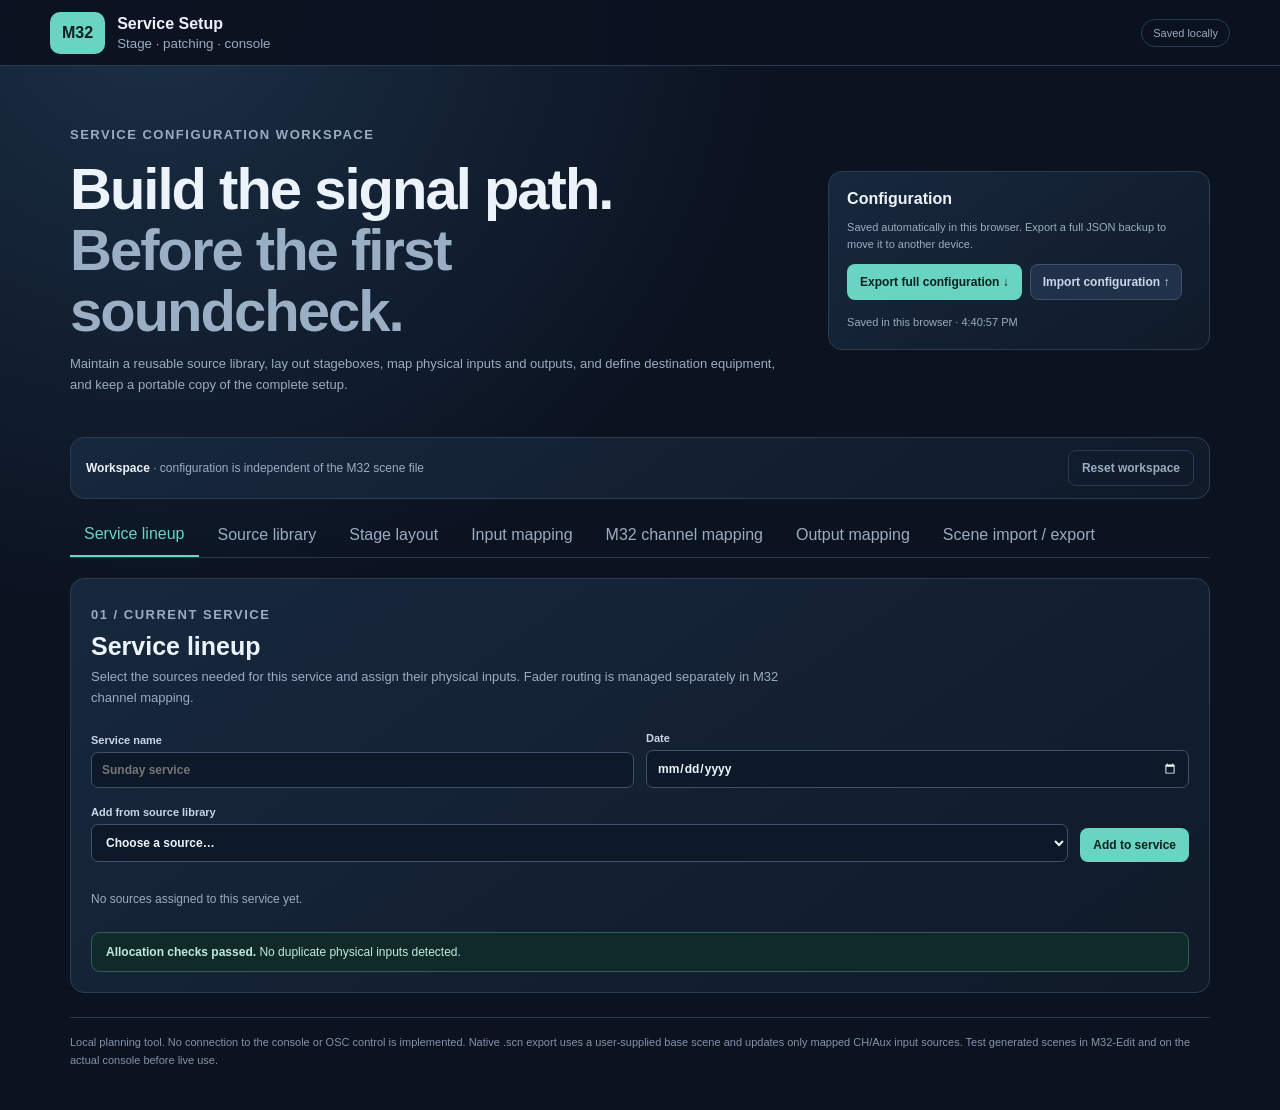
<file: index.html>
<!doctype html>
<html lang="en">
<head><meta charset="utf-8"><meta name="viewport" content="width=device-width,initial-scale=1"><title>M32 Service Setup</title><link rel="stylesheet" href="styles.css"></head>
<body>
<header><div class="brand">M32</div><div><strong>Service Setup</strong><small>Stage · patching · console</small></div><span id="status" class="status">Local workspace</span></header>
<main>
<section class="hero"><div><p class="eyebrow">SERVICE CONFIGURATION WORKSPACE</p><h1>Build the signal path.<br><em>Before the first soundcheck.</em></h1><p>Maintain a reusable source library, lay out stageboxes, map physical inputs and outputs, and define destination equipment, and keep a portable copy of the complete setup.</p></div><aside><h2>Configuration</h2><p>Saved automatically in this browser. Export a full JSON backup to move it to another device.</p><div class="actions"><button id="export-config" class="primary">Export full configuration ↓</button><label class="file-button">Import configuration ↑<input id="import-config" type="file" accept=".json,application/json"></label></div><small id="save-state">Not saved yet</small></aside></section>
<section class="toolbar"><div><b>Workspace</b><span> · configuration is independent of the M32 scene file</span></div><button id="reset-config" class="quiet">Reset workspace</button></section>
<nav class="tabs" aria-label="Workspace sections">
<a class="tab active" href="#service" data-tab="service">Service lineup</a><a class="tab" href="#library" data-tab="library">Source library</a><a class="tab" href="#stage" data-tab="stage">Stage layout</a><a class="tab" href="#patching" data-tab="patching">Input mapping</a><a class="tab" href="#channels" data-tab="channels">M32 channel mapping</a><a class="tab" href="#outputs" data-tab="outputs">Output mapping</a><a class="tab" href="#console" data-tab="console">Scene import / export</a>
</nav>
<section id="service" class="panel">
<div class="section-head"><div><p class="eyebrow">01 / CURRENT SERVICE</p><h2>Service lineup</h2><p>Select the sources needed for this service and assign their physical inputs. Fader routing is managed separately in M32 channel mapping.</p></div></div>
<div class="inline-form"><label>Service name<input id="service-name" placeholder="Sunday service"></label><label>Date<input id="service-date" type="date"></label></div>
<div class="form-row"><label>Add from source library<select id="add-assignment"></select></label><button id="add-assignment-btn" class="primary">Add to service</button></div>
<div id="assignment-list" class="cards"></div><div id="validation" class="notice"></div>
</section>
<section id="library" class="panel" hidden>
<div class="section-head"><div><p class="eyebrow">02 / REUSABLE DEFINITIONS</p><h2>Source library</h2><p>Keep more sources here than the 32 desk channels available. Only the current service lineup uses console channels.</p></div></div>
<div class="editor"><label>Source / performer name<input id="lib-name" placeholder="e.g. Lead Vocal"></label><label>Category<select id="lib-category"><option>Vocal</option><option>Drums</option><option>Guitar</option><option>Bass</option><option>Keys</option><option>Playback</option><option>Other</option></select></label><label>Configuration<select id="lib-mode"><option value="mono">Mono</option><option value="stereo">Stereo pair</option></select></label><label>Notes<input id="lib-notes" placeholder="Optional notes"></label><button id="add-library" class="primary">Add source</button></div>
<div class="editor combine-editor">
<label>Left source<select id="combine-left"><option value="">Choose a mono source…</option></select></label>
<label>Right source<select id="combine-right"><option value="">Choose a mono source…</option></select></label>
<label>Stereo pair name<input id="combine-name" placeholder="e.g. Stereo Keys"></label>
<button id="combine-sources" class="secondary" data-combine-sources>Combine as stereo pair</button>
<p class="muted">The original mono sources and their existing assignments are retained. The new stereo item keeps each source's scene configuration as Left and Right.</p>
</div>
<div class="library-tools"><label>Search source library<input id="library-search" type="search" placeholder="Filter by name, notes or scene details"></label><label>Category<select id="library-category-filter"><option value="">All categories</option><option>Vocal</option><option>Speaker</option><option>Drums</option><option>Guitar</option><option>Bass</option><option>Keys</option><option>Playback</option><option>Other</option></select></label><small>Use the ↑ / ↓ controls or drag a source card to change its order. This order is saved with your configuration.</small></div>
<div id="library-list" class="cards"></div>
</section>
<section id="stage" class="panel" hidden>
<div class="section-head"><div><p class="eyebrow">03 / PHYSICAL EQUIPMENT</p><h2>Stage layout</h2><p>Arrange stageboxes and radio-mic receivers. Drag equipment to position it; edit its name, model and sockets below.</p></div></div>
<div class="form-row"><label>Equipment name<input id="box-name" placeholder="Stagebox A"></label><label>Model / type<input id="box-model" placeholder="DL16 / SD16 / custom"></label><label>XLR input ports<input id="box-xlr-count" type="number" min="0" max="64" value="3"></label><label>RJ45 ports<input id="box-rj45-count" type="number" min="0" max="16" value="3"></label><button id="add-stagebox" class="primary">Add stagebox</button></div>

<div class="library-tools"><label>Search stageboxes<input id="stagebox-search" type="search" placeholder="Filter by stagebox name"></label></div>
<div id="stage-canvas" class="stage-canvas"><span class="canvas-hint">Your stage equipment will appear here.</span></div>
<div id="equipment-editors" class="cards"></div>
</section>
<section id="patching" class="panel" hidden>
<div class="section-head"><div><p class="eyebrow">04 / PHYSICAL SIGNAL ROUTING</p><h2>Stagebox input mapping</h2><p>Map each stagebox XLR input directly to any available M32 physical input. Fader assignments are managed separately in M32 channel mapping.</p></div></div>
<div class="signal-flow"><b>Stagebox XLR input</b><i>→</i><b>M32 physical input</b></div>
<p class="patching-help">Choose an M32 physical input target for each stagebox input. Local and Card inputs 1–32, AES50-A/B inputs 1–48, and Aux inputs 1–6 are available. Leave unused inputs unmapped.</p>
<div class="library-tools patch-search"><label>Search input mappings<input id="patch-mapping-search" type="search" placeholder="Filter by stagebox, input, source or M32 target"></label><label>Physical input status<select id="patch-mapping-status"><option value="all">All inputs</option><option value="mapped">Mapped to physical input</option><option value="unmapped">Not mapped to physical input</option></select></label></div>
<div id="patch-connections" class="patch-matrix"></div>
<div id="patch-validation" class="notice"></div>
</section>
<section id="channels" class="panel" hidden>
<div class="section-head"><div><p class="eyebrow">05 / CONSOLE CHANNEL ROUTING</p><h2>M32 channel mapping</h2><p>Assign each channel strip/fader to an M32 physical input. A physical input can feed multiple channel strips. FX Returns 1–4 Left/Right are internal effects-engine returns and cannot be patched from a physical input here.</p></div></div>
<div class="signal-flow"><b>M32 physical input</b><i>→</i><b>CH 01–32 / Aux 1–6</b></div>
<div class="scene-export-shortcut"><div><b>Ready to create your M32-Edit file?</b><p>Once your fader assignments are set, load a known-good scene and export the updated .scn file.</p></div><button id="open-scene-export" class="secondary">Open scene import / export →</button></div>
<div class="library-tools patch-search"><label>Search channel mappings<input id="channel-mapping-search" type="search" placeholder="Filter by channel or physical input"></label></div>
<div id="channel-mapping-list" class="patch-matrix"></div>
<div id="channel-mapping-validation" class="notice"></div>
</section>
<section id="outputs" class="panel" hidden>
<div class="section-head"><div><p class="eyebrow">06 / PHYSICAL OUTPUT ROUTING</p><h2>M32 output mapping</h2><p>Define the equipment and systems receiving audio, then map each M32 physical output to its destination. This is separate from input mapping and desk-channel assignments.</p></div></div>
<div class="signal-flow"><b>M32 physical output</b><i>→</i><b>Destination equipment</b></div>
<div class="editor output-destination-editor">
<label>Destination name<input id="output-destination-name" placeholder="e.g. FOH Left"></label>
<label>Destination type<select id="output-destination-type"><option>FOH</option><option>Monitor</option><option>IEM</option><option>Broadcast</option><option>Recording</option><option>Other</option></select></label>
<label>Notes<input id="output-destination-notes" placeholder="e.g. Main PA left input"></label>
<button id="add-output-destination" class="primary">Add destination</button>
</div>
<div id="output-destinations" class="cards"></div>
<div class="section-head output-map-heading"><div><h3>Physical output assignments</h3><p>Available banks: Local XLR 1–16, AES50-A/B 1–48 and Card 1–32. Unused outputs can remain unmapped.</p></div></div>
<div class="library-tools patch-search"><label>Search output mappings<input id="output-mapping-search" type="search" placeholder="Filter by output, bank, destination or channel label"></label></div>
<div id="output-mapping-list" class="patch-matrix"></div>
<div id="output-validation" class="notice"></div>
</section>
<section id="console" class="panel" hidden>
<div class="section-head"><div><p class="eyebrow">07 / CONSOLE REFERENCE</p><h2>Scene import &amp; export</h2><p>Load a known-good scene exported from M32-Edit. The app applies your M32 channel input assignments and downloads a new native .scn file. Your original file is not changed.</p></div></div>
<div class="scene-upload"><label>1. Load known-good M32 scene (.scn)<input id="scene-file" type="file" accept=".scn,.txt"></label><div id="scene-summary" class="muted">No scene loaded.</div></div>
<div class="scene-export"><div class="scene-export-control"><p><strong>2. Export scene</strong></p><button id="scene-export-menu-button" class="primary export-icon-button" type="button" aria-label="Export scene" aria-haspopup="true" aria-expanded="false" title="Export scene" disabled>⇩</button><div id="scene-export-menu" class="scene-export-menu" hidden role="menu"><button id="export-scene-original" type="button" role="menuitem">Original scene unchanged</button><div class="scene-export-menu-divider"></div><label for="scene-line-endings">Modified export line endings<select id="scene-line-endings"><option value="unix" selected>Unix (LF)</option><option value="windows">Windows (CRLF)</option></select></label><button id="export-scene-modified" type="button" role="menuitem">Scene with configured mappings</button></div></div><p id="scene-export-status" class="muted">Load a known-good M32 scene. Use the export icon to choose the original scene or a modified copy.</p></div>
<div id="scene-details"></div><button id="import-scene-sources" class="secondary" disabled>Add selected channels to source library</button>
</section>
<footer>Local planning tool. No connection to the console or OSC control is implemented. Native .scn export uses a user-supplied base scene and updates only mapped CH/Aux input sources. Test generated scenes in M32-Edit and on the actual console before live use.</footer>
</main><script src="app.js"></script></body></html>
</file>
<file: styles.css>
:root{color-scheme:dark;--bg:#0b1220;--panel:#142236;--line:#2b3c52;--muted:#9aacc0;--text:#edf3fa;--accent:#68d4c1;--danger:#ff9b9b;font-family:Inter,-apple-system,BlinkMacSystemFont,"Segoe UI",sans-serif}*{box-sizing:border-box}body{margin:0;background:radial-gradient(ellipse at 12% 0%,#1b3046,transparent 40%),var(--bg);color:var(--text)}header{height:66px;border-bottom:1px solid var(--line);display:flex;align-items:center;gap:12px;padding:0 max(18px,calc((100vw - 1180px)/2));position:sticky;top:0;z-index:5;background:#0b1220ed;backdrop-filter:blur(12px)}header small{display:block;color:var(--muted);margin-top:3px}.brand{background:var(--accent);color:#09201d;border-radius:10px;padding:12px;font-weight:900}.status{margin-left:auto;border:1px solid var(--line);border-radius:30px;padding:7px 11px;color:var(--muted);font-size:11px}main{max-width:1180px;margin:auto}.hero{padding:46px 20px 28px;display:grid;grid-template-columns:1.5fr .8fr;gap:42px;align-items:center}.eyebrow{font-size:10px;letter-spacing:1.5px;color:var(--accent);font-weight:800}.hero h1{font-size:clamp(36px,5vw,58px);line-height:1.05;letter-spacing:-2px;margin:10px 0}.hero em{color:#9aafc4;font-style:normal}.hero p,.panel>p,.section-head p{color:var(--muted);font-size:13px;line-height:1.6}.hero aside,.toolbar,.panel,.card,.empty{background:linear-gradient(145deg,#17283d,#101a29);border:1px solid var(--line);border-radius:14px}.hero aside{padding:18px}.hero aside h2{font-size:16px;margin:0}.hero aside p,.hero aside small{color:var(--muted);font-size:11px;line-height:1.5}.actions{display:flex;gap:8px;flex-wrap:wrap;margin:12px 0}.file-button{display:inline-flex;align-items:center;background:#203149;border:1px solid #40516a;border-radius:8px;padding:10px 12px;font-size:12px;cursor:pointer}.file-button input{display:none}.toolbar{margin:0 20px 14px;padding:12px 15px;display:flex;justify-content:space-between;align-items:center;font-size:12px}.toolbar span{color:var(--muted)}button{cursor:pointer;font:inherit;border:0;border-radius:8px;padding:10px 13px;font-size:12px;font-weight:700}.primary{background:var(--accent);color:#09201d}.secondary{background:#203c54;color:var(--text);border:1px solid #456078}.quiet{background:transparent;color:var(--muted);border:1px solid var(--line)}.danger{background:#422832;color:#ffc0c0;border:1px solid #75404b;padding:7px 10px}.tabs{display:flex;gap:5px;border-bottom:1px solid var(--line);margin:0 20px 20px;overflow:auto}.tab{display:inline-flex;align-items:center;background:none;color:var(--muted);padding:12px 14px;white-space:nowrap;border-radius:0;text-decoration:none;cursor:pointer}.tab:hover{color:var(--text)}.tab.active{color:var(--accent);border-bottom:2px solid var(--accent)}.panel{margin:0 20px 22px;padding:20px}.section-head{display:flex;justify-content:space-between;align-items:flex-start;margin-bottom:18px}.section-head h2{font-size:25px;margin:4px 0}.section-head p{margin:6px 0;max-width:720px}.inline-form,.form-row,.editor{display:flex;gap:12px;align-items:end;flex-wrap:wrap;margin:12px 0 18px}.inline-form label{flex:1;min-width:180px}.form-row label,.editor label{flex:1;min-width:150px}label{display:flex;flex-direction:column;gap:6px;color:#c9d7e6;font-size:11px;font-weight:700}input,select{width:100%;background:#0d1928;color:var(--text);border:1px solid #40516a;border-radius:7px;padding:10px;font:inherit;font-size:12px;min-height:36px}input[type=file]{padding:8px}.cards{display:grid;gap:9px}.card{padding:13px 15px;display:flex;align-items:center;gap:14px;justify-content:space-between;min-width:0}.card>div{min-width:0}.card b{font-size:13px}.card small{display:block;color:var(--muted);font-size:10px;margin-top:4px}.card p{color:var(--muted);font-size:11px;margin:7px 0 0}.assignment{display:grid;grid-template-columns:minmax(130px,1.4fr) repeat(3,minmax(105px,.7fr)) auto;align-items:end}.assignment-title{align-self:center}.assignment label{font-size:10px}.notice{margin-top:14px;padding:12px 14px;border:1px solid #315d57;border-radius:9px;background:#102a2a;color:#bfe9dc;font-size:12px}.notice ul{margin:7px 0 0;padding-left:20px;color:#ffd1ad}.editor{padding:14px;background:#101d2d;border:1px solid var(--line);border-radius:10px}.stage-canvas{height:510px;position:relative;overflow:hidden;border:1px dashed #50647d;border-radius:12px;background-color:#0c1726;background-image:linear-gradient(#23344a55 1px,transparent 1px),linear-gradient(90deg,#23344a55 1px,transparent 1px);background-size:24px 24px;margin:16px 0}.canvas-hint{position:absolute;inset:45% 0;text-align:center;color:var(--muted);font-size:12px}.equipment{position:absolute;width:220px;min-height:115px;border:1px solid #52718c;border-radius:10px;background:#172d43;padding:10px;touch-action:none;cursor:move;box-shadow:0 8px 22px #0005}.drag-handle{font-size:12px;font-weight:800;color:var(--accent);cursor:move}.equipment small{display:block;color:var(--muted);font-size:10px;margin:5px 0}.socket-chips{display:flex;gap:4px;flex-wrap:wrap}.socket-chips span{font-size:9px;background:#253d56;border-radius:4px;padding:3px 5px;color:#cbd9e8}.patchbox .socket-chips span{background:#49395d}.equipment-editor{display:block}.equipment-editor>div:first-child{margin-bottom:10px}.socket-edit{display:grid;grid-template-columns:repeat(auto-fill,minmax(110px,1fr));gap:6px;margin:7px 0 12px}.socket-edit label{font-size:9px;color:var(--muted)}.socket-edit input{padding:6px;font-size:10px;min-height:28px}.signal-flow{display:flex;align-items:center;gap:9px;flex-wrap:wrap;padding:14px;background:#101d2d;border:1px solid var(--line);border-radius:10px;margin-bottom:16px}.signal-flow span{color:var(--muted);font-size:11px}.signal-flow b{font-size:11px;color:var(--accent)}.signal-flow i{color:var(--muted);font-style:normal}.patch-editor{align-items:end}.patch-editor label{min-width:160px}.scene-upload{padding:16px;border:1px solid var(--line);border-radius:10px;background:#101d2d;display:flex;align-items:center;gap:22px;flex-wrap:wrap}.scene-upload label{min-width:240px}.muted{color:var(--muted);font-size:12px}.scroll{overflow:auto;border:1px solid var(--line);border-radius:10px;margin-top:14px}table{border-collapse:collapse;width:100%;font-size:12px}th,td{text-align:left;padding:11px;border-bottom:1px solid var(--line)}th{color:var(--muted);font-size:10px;text-transform:uppercase}td:first-child{color:var(--accent);font-weight:800}footer{border-top:1px solid var(--line);margin:24px 20px;padding:16px 0;color:#8294a9;font-size:11px;line-height:1.6}[hidden]{display:none!important}@media(max-width:800px){.hero{grid-template-columns:1fr;gap:18px;padding-top:28px}.assignment{grid-template-columns:1fr 1fr}.assignment-title{grid-column:1/-1}.stage-canvas{height:580px}.equipment{width:190px}}@media(max-width:520px){.panel{padding:14px}.form-row,.inline-form,.editor{align-items:stretch}.form-row label,.editor label{min-width:100%}.assignment{grid-template-columns:1fr 1fr}.assignment button{grid-column:1/-1}.equipment{width:165px}.stage-canvas{height:620px}.toolbar{margin-left:12px;margin-right:12px}.tabs{margin-left:12px;margin-right:12px}.hero{padding-left:14px;padding-right:14px}}
.library-card{display:block}.library-summary{min-width:0}.library-actions{display:flex;gap:7px;flex-wrap:wrap;margin-top:9px}.library-card:not(.editing){display:grid;grid-template-columns:minmax(0,1fr) auto;align-items:start}.library-card:not(.editing)>.scene-config,.library-card:not(.editing)>.scene-config-wrap{grid-column:1/-1}.library-edit-fields{display:grid;grid-template-columns:repeat(auto-fit,minmax(150px,1fr));gap:10px;align-items:end}.library-edit-fields .library-actions{grid-column:1/-1}.scene-config-wrap{display:grid;grid-template-columns:repeat(auto-fit,minmax(260px,1fr));gap:8px;margin-top:10px}.scene-config{margin-top:10px;border:1px solid var(--line);border-radius:8px;padding:9px;background:#0d1928}.scene-config summary{cursor:pointer;color:var(--accent);font-size:11px;font-weight:700}.scene-config pre{white-space:pre-wrap;overflow-wrap:anywhere;max-height:360px;overflow:auto;color:#c9d7e6;font:10px/1.5 ui-monospace,SFMono-Regular,Menlo,monospace;margin:10px 0 0}.combine-editor{align-items:end}.combine-editor p{flex-basis:100%;margin:0;color:var(--muted);font-size:11px;line-height:1.5}@media(max-width:520px){.library-card:not(.editing){grid-template-columns:1fr}.library-card:not(.editing)>.scene-config,.library-card:not(.editing)>.scene-config-wrap{grid-column:1}}

.library-tools{display:flex;align-items:end;gap:14px;margin:14px 0}.library-tools label{flex:1;max-width:480px}.library-tools small{color:var(--muted);font-size:10px;line-height:1.5}.library-order{display:flex;gap:4px;align-items:center;align-self:start}.library-order button{padding:5px 9px;min-width:30px}.library-order button:disabled{opacity:.3;cursor:not-allowed}.library-card[draggable="true"]{cursor:grab}.library-card.dragging{opacity:.45}.library-card.drag-over{outline:2px dashed var(--accent);outline-offset:2px}.library-card:not(.editing){grid-template-columns:auto minmax(0,1fr) auto}@media(max-width:520px){.library-tools{align-items:stretch;flex-direction:column}.library-tools label{max-width:none}.library-card:not(.editing){grid-template-columns:auto minmax(0,1fr)}}

.patch-matrix{display:grid;gap:18px}.patching-help{color:var(--muted);font-size:12px;line-height:1.6;margin:0 0 14px}.patch-panel-map{min-width:0}.patch-panel-map h3{font-size:15px;margin:0 0 9px}.patch-panel-map h3 small{font-size:10px;font-weight:500;color:var(--muted);margin-left:8px}.patch-panel-map th{white-space:nowrap}.patch-panel-map td{min-width:150px}.patch-panel-map td:first-child{min-width:110px}.patch-panel-map input,.patch-panel-map select{min-width:110px}.patch-panel-map input:disabled{opacity:.45;cursor:not-allowed}.patch-panel-map tr:hover{background:#ffffff08}

.output-destination-editor{align-items:end}.output-destination-editor label{min-width:150px}.output-map-heading{margin-top:26px;margin-bottom:8px}.output-map-heading h3{margin:0;font-size:17px}.output-bank{min-width:0}.output-bank h3{font-size:14px;margin:8px 0}.output-bank h3 small{font-size:10px;font-weight:500;color:var(--muted);margin-left:8px}.output-bank td{min-width:180px}.output-bank td:last-child{min-width:190px}.output-bank input:disabled{opacity:.35;cursor:not-allowed}.output-destination{margin:6px 0}

.port-count-editor{display:flex;align-items:end;gap:10px;flex-wrap:wrap;margin:12px 0;padding:12px;background:#101d2d;border:1px solid var(--line);border-radius:9px}.port-count-editor label{flex:1;min-width:110px}.port-count-editor button{white-space:nowrap}

.patch-search label{max-width:480px}.patch-search label+label{max-width:280px;min-width:190px}@media(max-width:520px){.patch-search label,.patch-search label+label{max-width:none;min-width:0}}

.scene-export{display:flex;align-items:center;gap:14px;flex-wrap:wrap;margin:16px 0;padding:14px;background:var(--panel);border:1px solid var(--line);border-radius:10px}.scene-export p{margin:0;flex:1;min-width:240px}

.output-map-heading+.patch-search{margin-top:14px;margin-bottom:16px}

.scene-export-shortcut{display:flex;align-items:center;justify-content:space-between;gap:14px;flex-wrap:wrap;padding:14px 16px;margin:14px 0 18px;border:1px solid #456078;border-radius:10px;background:#101d2d}.scene-export-shortcut b{font-size:12px;color:var(--accent)}.scene-export-shortcut p{font-size:11px;color:var(--muted);margin:5px 0 0;line-height:1.5}

.scene-export{align-items:center;gap:16px}.scene-export-control{position:relative;display:flex;align-items:center;gap:12px;flex-shrink:0}.scene-export-control>p{min-width:100px}.export-icon-button{width:46px;height:46px;padding:0;border-radius:12px;font-size:25px;line-height:1}.export-icon-button:disabled{opacity:.4;cursor:not-allowed}.scene-export-menu{position:absolute;z-index:20;top:calc(100% + 9px);left:0;width:min(300px,calc(100vw - 72px));padding:10px;background:#17283d;border:1px solid #50647d;border-radius:11px;box-shadow:0 14px 35px #0009;display:grid;gap:8px}.scene-export-menu[hidden]{display:none!important}.scene-export-menu>button{width:100%;text-align:left;background:#203c54;color:var(--text);border:1px solid #456078;padding:11px 12px}.scene-export-menu>button:hover{border-color:var(--accent)}.scene-export-menu label{padding:4px 2px}.scene-export-menu-divider{height:1px;background:var(--line);margin:2px 0}
</file>
